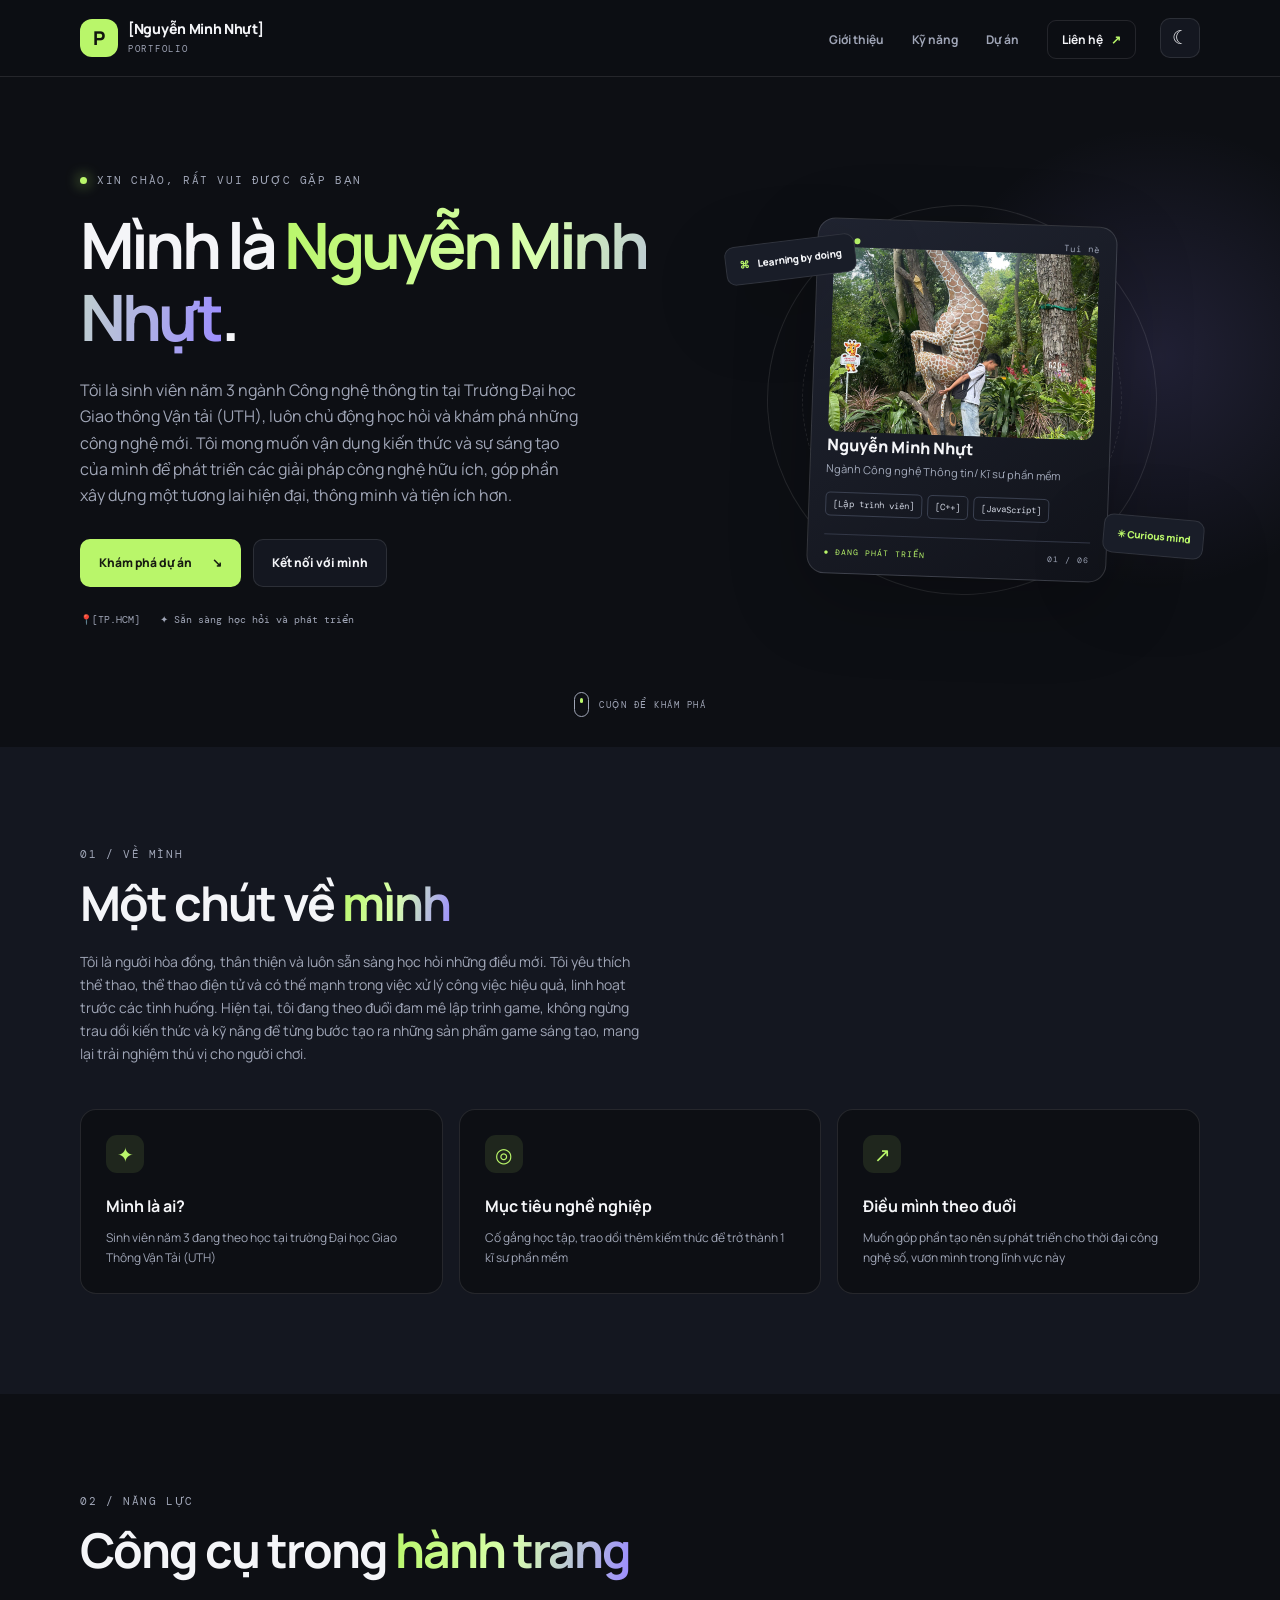
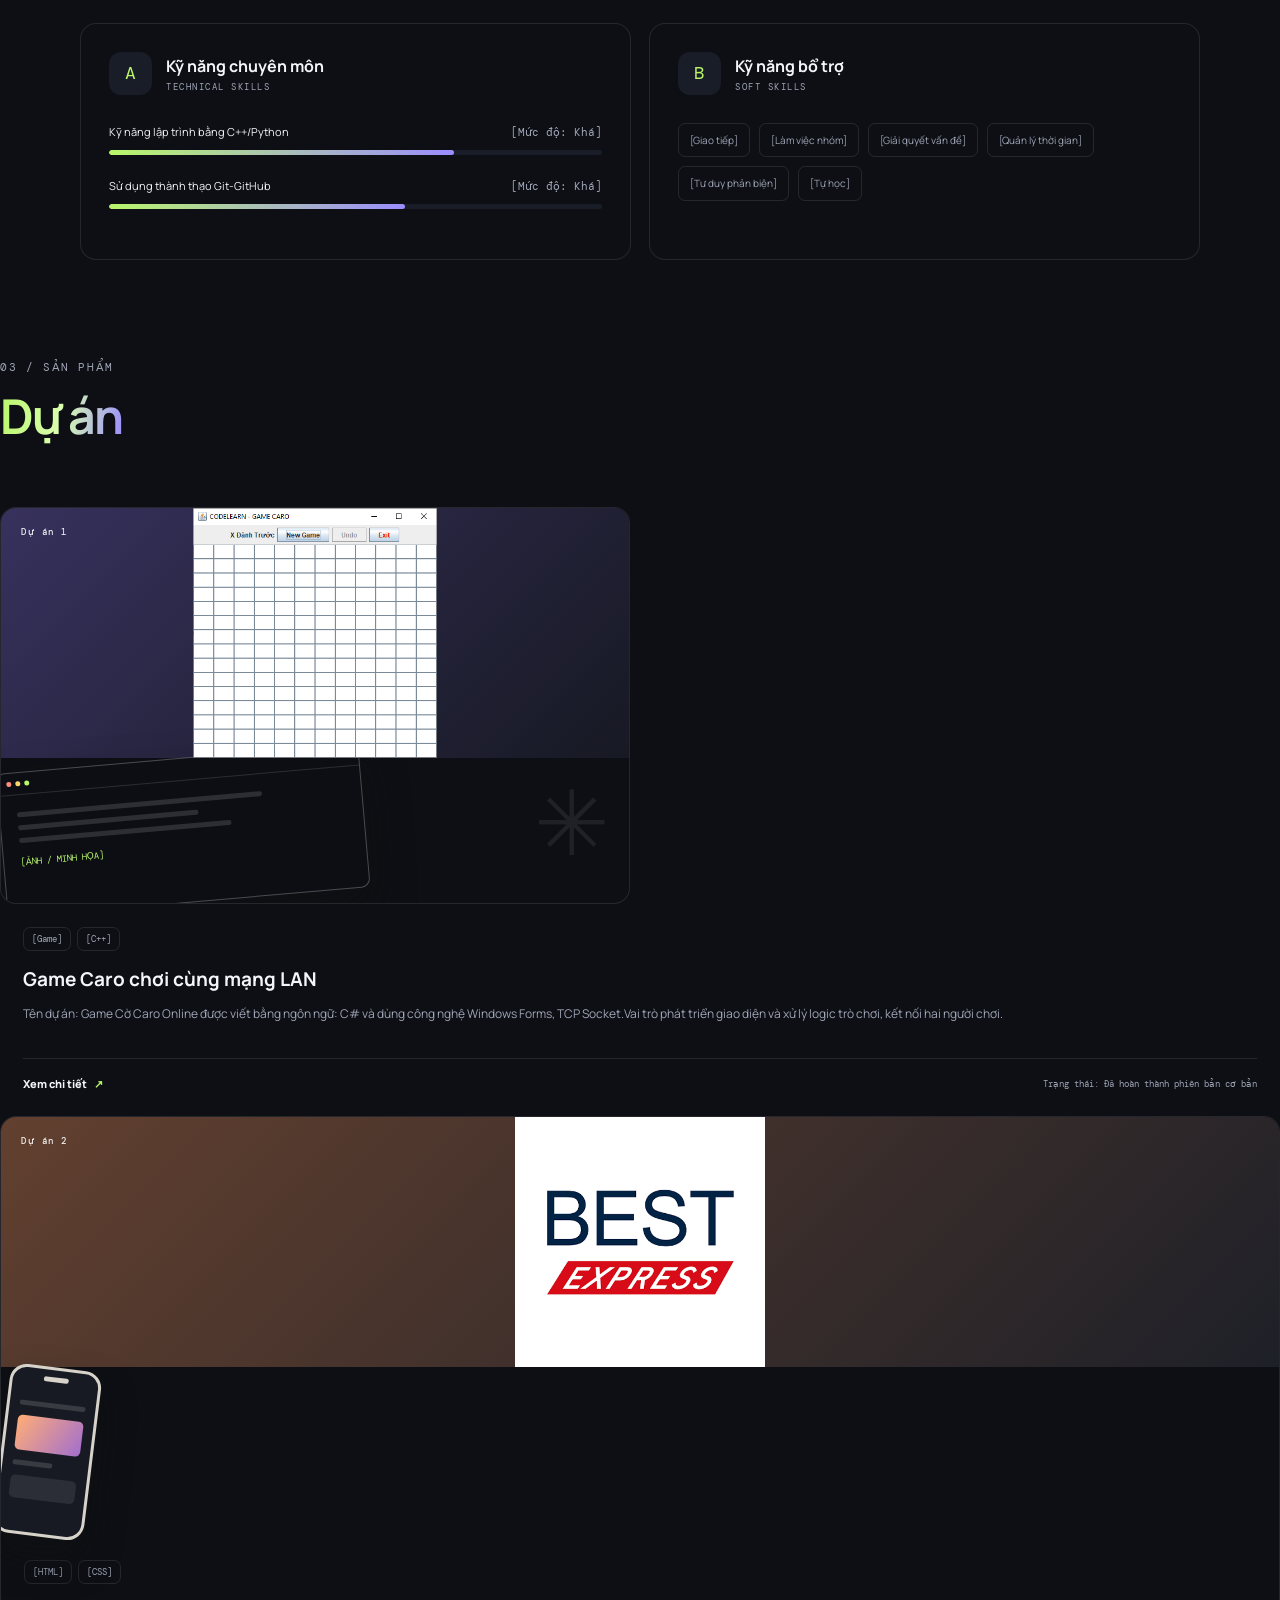
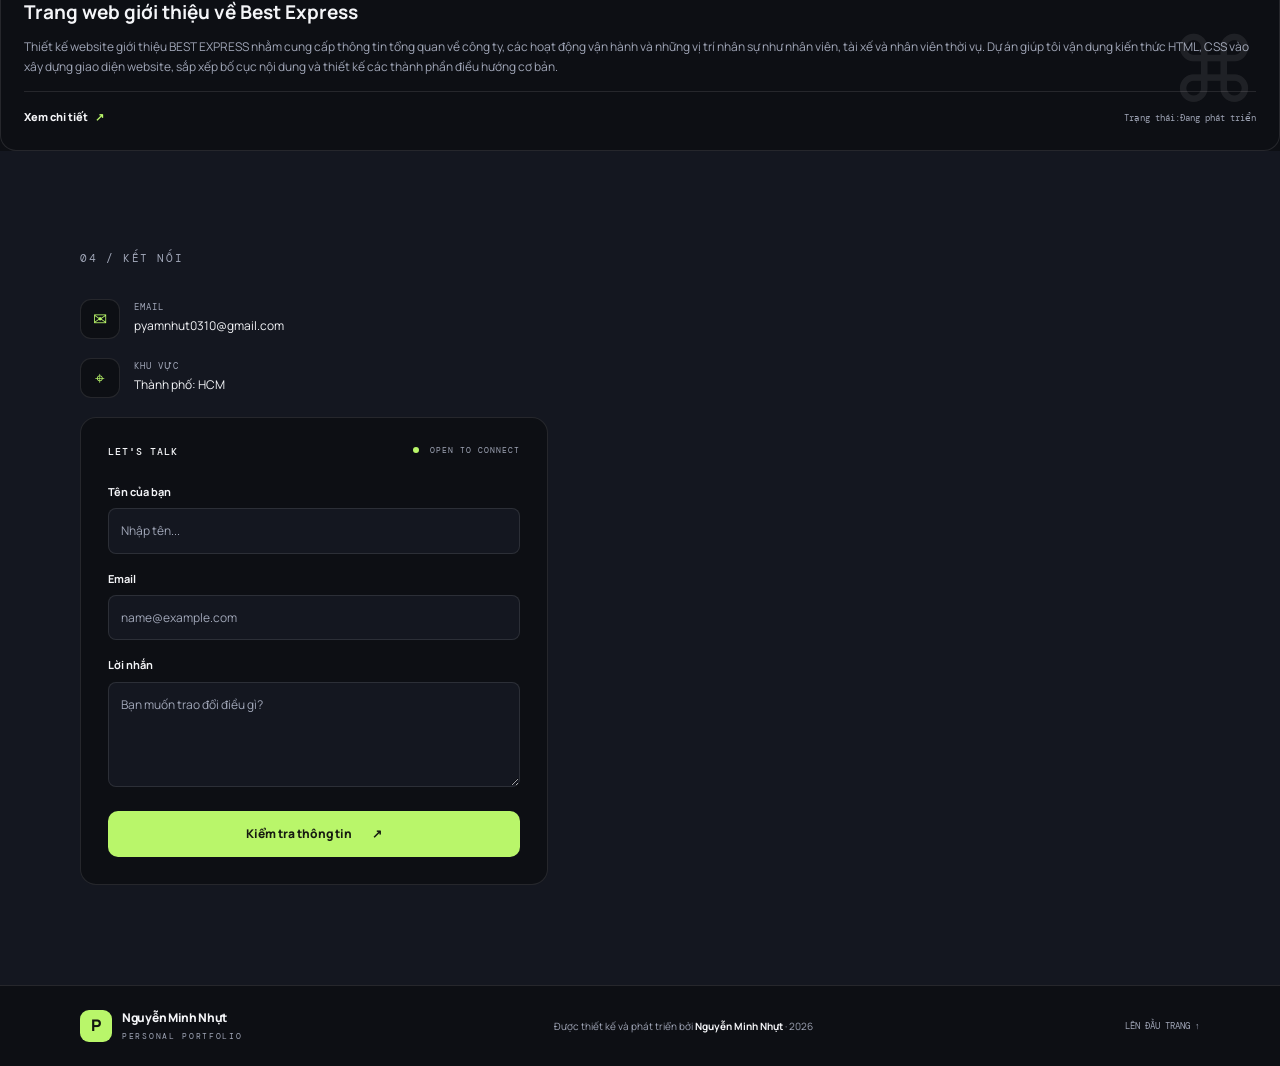
<file: index.html>
<!DOCTYPE html>
<html lang="vi">
<head>
  <meta charset="UTF-8">
  <meta name="viewport" content="width=device-width, initial-scale=1.0">
  <meta name="description" content="Portfolio cá nhân — giới thiệu bản thân, kỹ năng và dự án.">
  <title>Portfolio cá nhân | [Nguyễn Minh Nhựt]</title>
  <link rel="stylesheet" href="css/style.css">
  <script src="js/script.js" defer></script>
</head>
<body>
  <a class="skip-link" href="#main">Bỏ qua điều hướng</a>
  <header class="site-header">
    <nav class="navbar container" aria-label="Điều hướng chính">
      <a class="brand" href="#home" aria-label="Về đầu trang"><span class="brand-mark">P</span><span>[Nguyễn Minh Nhựt]<small>PORTFOLIO</small></span></a>
      <button class="menu-toggle" id="menuToggle" aria-label="Mở menu" aria-expanded="false" aria-controls="navLinks"><span></span><span></span><span></span></button>
      <ul class="nav-links" id="navLinks">
        <li><a href="#about">Giới thiệu</a></li>
        <li><a href="#skills">Kỹ năng</a></li>
        <li><a href="#projects">Dự án</a></li>
        <li><a href="#contact" class="nav-cta">Liên hệ <span aria-hidden="true">↗</span></a></li>
      </ul>
      <button class="theme-toggle" id="themeToggle" type="button" aria-label="Bật hoặc tắt giao diện tối" title="Đổi giao diện">☾</button>
    </nav>
  </header>

  <main id="main">
    <section class="hero section" id="home">
      <div class="container hero-grid">
        <div class="hero-copy reveal">
          <p class="eyebrow"><span class="status-dot"></span> XIN CHÀO, RẤT VUI ĐƯỢC GẶP BẠN</p>
          <h1>Mình là <span class="gradient-text">Nguyễn Minh Nhựt</span>.<br><span></span></h1>
          <p class="hero-description">Tôi là sinh viên năm 3 ngành Công nghệ thông tin tại Trường Đại học Giao thông Vận tải (UTH), luôn chủ động học hỏi và khám phá những công nghệ mới. Tôi mong muốn vận dụng kiến thức và sự sáng tạo của mình để phát triển các giải pháp công nghệ hữu ích, góp phần xây dựng một tương lai hiện đại, thông minh và tiện ích hơn.</p>
          <div class="hero-actions">
            <a class="button button-primary" href="#projects">Khám phá dự án <span aria-hidden="true">↘</span></a>
            <a class="button button-secondary" href="#contact">Kết nối với mình</a>
          </div>
          <div class="hero-meta"><span>📍[TP.HCM]</span><span>✦ Sẵn sàng học hỏi và phát triển</span></div>
        </div>
        <div class="hero-visual reveal">
          <div class="visual-orbit orbit-one"></div><div class="visual-orbit orbit-two"></div>
          <div class="profile-card">
            <div class="profile-top"><span class="window-dots"><i></i><i></i><i></i></span><span>Tui nè</span></div>
            <img
  class="avatar-image"
  src="images/avatar.jpg"
  alt="Ảnh đại diện của tôi"
>
            <p class="profile-name">Nguyễn Minh Nhựt</p>
            <p class="profile-role">Ngành Công nghệ Thông tin/ Kĩ sư phần mềm</p>
            <div class="profile-tags"><span>[Lập trình viên]</span><span>[C++]</span><span>[JavaScript]</span></div>
            <div class="profile-bottom"><span>● ĐANG PHÁT TRIỂN</span><span>01 / 06</span></div>
          </div>
          <div class="floating-chip chip-code"><span>⌘</span> Learning by doing</div>
          <div class="floating-chip chip-star">✳ Curious mind</div>
        </div>
      </div>
      <a class="scroll-cue" href="#about"><span></span> CUỘN ĐỂ KHÁM PHÁ</a>
    </section>

    <section class="section section-muted" id="about">
      <div class="container">
        <div class="section-heading reveal"><p class="eyebrow">01 / VỀ MÌNH</p><h2>Một chút về <span class="gradient-text">mình</span></h2><p>Tôi là người hòa đồng, thân thiện và luôn sẵn sàng học hỏi những điều mới. Tôi yêu thích thể thao, thể thao điện tử và có thế mạnh trong việc xử lý công việc hiệu quả, linh hoạt trước các tình huống. Hiện tại, tôi đang theo đuổi đam mê lập trình game, không ngừng trau dồi kiến thức và kỹ năng để từng bước tạo ra những sản phẩm game sáng tạo, mang lại trải nghiệm thú vị cho người chơi.</p></div>
        <div class="about-grid">
          <article class="info-card reveal"><span class="card-icon">✦</span><h3>Mình là ai?</h3><p>Sinh viên năm 3 đang theo học tại trường Đại học Giao Thông Vận Tải (UTH)</p></article>
          <article class="info-card reveal"><span class="card-icon">◎</span><h3>Mục tiêu nghề nghiệp</h3><p>Cố gắng học tập, trao dồi thêm kiếm thức để trở thành 1 kĩ sư phần mềm</p></article>
          <article class="info-card reveal"><span class="card-icon">↗</span><h3>Điều mình theo đuổi</h3><p>Muốn góp phần tạo nên sự phát triển cho thời đại công nghệ số, vươn mình trong lĩnh vực này</p></article>
        </div>
      </div>
    </section>

    <section class="section" id="skills">
      <div class="container">
        <div class="section-heading reveal"><p class="eyebrow">02 / NĂNG LỰC</p><h2>Công cụ trong <span class="gradient-text">hành trang</span></h2><p></p></div>
        <div class="skills-layout">
          <article class="panel reveal"><div class="panel-heading"><span class="panel-number">A</span><div><h3>Kỹ năng chuyên môn</h3><p>TECHNICAL SKILLS</p></div></div>
            <div class="skill-item"><div class="skill-label"><span>Kỹ năng lập trình bằng C++/Python</span><span>[Mức độ: Khá]</span></div><div class="skill-track"><span style="width: 70%"></span></div></div>
            <div class="skill-item"><div class="skill-label"><span>Sử dụng thành thạo Git-GitHub</span><span>[Mức độ: Khá]</span></div><div class="skill-track"><span style="width: 60%"></span></div></div>
          </article>
          <article class="panel reveal"><div class="panel-heading"><span class="panel-number">B</span><div><h3>Kỹ năng bổ trợ</h3><p>SOFT SKILLS</p></div></div>
            <div class="skill-pills"><span>[Giao tiếp]</span><span>[Làm việc nhóm]</span><span>[Giải quyết vấn đề]</span><span>[Quản lý thời gian]</span><span>[Tư duy phản biện]</span><span>[Tự học]</span></div>
          </article>
        </div>
      </div>
    </section>
<div class="section-heading section-heading-row reveal"><div><p class="eyebrow">03 / SẢN PHẨM</p><h2> <span class="gradient-text">Dự án</span></h2></div></div>
    <div class="projects-grid" id="projectsGrid">

      <article class="project-card reveal" data-category="web">
        <div class="project-cover cover-purple"><span class="cover-index">Dự án 1</span><img src="images/Caro.png" alt="Game Caro"></div>
          <span class="cover-index">Dự án 1</span>
          <div class="mock-window">
            <div class="mock-bar"><i></i><i></i><i></i></div>
            <div class="mock-content">
              <span></span><span></span><span></span>
              <b>[ẢNH / MINH HỌA]</b>
            </div>
          </div>
          <span class="cover-symbol">✳</span>
        </div>
        <div class="project-info">
          <div class="project-tags"><span>[Game]</span><span>[C++]</span></div>
          <h3>Game Caro chơi cùng mạng LAN</h3>
          <p>Tên dự án: Game Cờ Caro Online được viết bằng ngôn ngữ: C# và dùng công nghệ Windows Forms, TCP Socket.Vai trò phát triển giao diện và xử lý logic trò chơi, kết nối hai người chơi.</p>
          <div class="project-links">
            <a href="#contact">Xem chi tiết <span>↗</span></a>
            <span class="project-status">Trạng thái: Đã hoàn thành phiên bản cơ bản</span>
          </div>
        </div>
      </article>

      <article class="project-card reveal" data-category="app">
<div class="project-cover cover-orange"><span class="cover-index">Dự án 2</span><img src="images/Best express.png" alt="Website BEST EXPRESS"></div>
          <span class="cover-index">Dự án 2</span>
          <div class="mock-phone">
            <div class="phone-notch"></div>
            <div class="phone-line"></div>
            <div class="phone-block"></div>
            <div class="phone-line short"></div>
            <div class="phone-block small"></div>
          </div>
          <span class="cover-symbol">⌘</span>
        </div>
        <div class="project-info">
          <div class="project-tags"><span>[HTML]</span><span>[CSS]</span></div>
          <h3>Trang web giới thiệu về Best Express</h3>
          <p>Thiết kế website giới thiệu BEST EXPRESS nhằm cung cấp thông tin tổng quan về công ty, các hoạt động vận hành và những vị trí nhân sự như nhân viên, tài xế và nhân viên thời vụ. Dự án giúp tôi vận dụng kiến thức HTML, CSS vào xây dựng giao diện website, sắp xếp bố cục nội dung và thiết kế các thành phần điều hướng cơ bản.</p>
          <div class="project-links">
            <a href="#contact">Xem chi tiết <span>↗</span></a>
            <span class="project-status">Trạng thái:Đang phát triển</span>
          </div>
        </div>
      </article>

    </div>
  </div>
</section>

    <section class="section contact-section section-muted" id="contact">
      <div class="container contact-grid">
        <div class="contact-copy reveal"><p class="eyebrow">04 / KẾT NỐI</p><div class="contact-details"><p><span>✉</span><span><small>EMAIL</small>pyamnhut0310@gmail.com</span></p><p><span>⌖</span><span><small>KHU VỰC</small>Thành phố: HCM</span></p>
        <form class="contact-form reveal" id="contactForm" novalidate><div class="form-heading"><span>LET'S TALK</span><span class="form-status"><i></i> OPEN TO CONNECT</span></div>
          <label for="visitorName">Tên của bạn</label><input id="visitorName" name="name" type="text" placeholder="Nhập tên..." required>
          <label for="visitorEmail">Email</label><input id="visitorEmail" name="email" type="email" placeholder="name@example.com" required>
          <label for="visitorMessage">Lời nhắn</label><textarea id="visitorMessage" name="message" rows="4" placeholder="Bạn muốn trao đổi điều gì?" required></textarea>
          <button class="button button-primary form-submit" type="submit">Kiểm tra thông tin <span>↗</span></button><p class="form-feedback" id="formFeedback" aria-live="polite"></p>
        </form>
      </div>
    </section>
  </main>

  <footer class="site-footer"><div class="container footer-inner"><a class="brand footer-brand" href="#home"><span class="brand-mark">P</span><span>Nguyễn Minh Nhựt<small>PERSONAL PORTFOLIO</small></span></a><p>Được thiết kế và phát triển bởi <strong>Nguyễn Minh Nhựt</strong> · 2026</p><a class="back-top" href="#home">LÊN ĐẦU TRANG ↑</a></div></footer>
</body>
</html>
</file>
<file: css/style.css>
@import url('https://fonts.googleapis.com/css2?family=DM+Mono:wght@400;500&family=Manrope:wght@400;500;600;700;800&display=swap');

:root{--bg:#0d0f14;--surface:#141720;--surface2:#191d28;--text:#f4f5f8;--muted:#a0a6b7;--line:rgba(255,255,255,.1);--accent:#b9f66a;--accent2:#9b8cff;--orange:#ffad76;--shadow:0 24px 80px rgba(0,0,0,.22);color-scheme:dark}
*{box-sizing:border-box}html{scroll-behavior:smooth;scroll-padding-top:90px}body{margin:0;background:var(--bg);color:var(--text);font-family:Manrope,Arial,sans-serif;line-height:1.65}body.light-theme{--bg:#f5f6f1;--surface:#fff;--surface2:#edf0e8;--text:#171a20;--muted:#646b76;--line:rgba(20,24,30,.12);--shadow:0 24px 80px rgba(20,24,30,.09);color-scheme:light}a{color:inherit;text-decoration:none}button,input,textarea{font:inherit}button{cursor:pointer}.container{width:min(1120px,calc(100% - 48px));margin:auto}.skip-link{position:absolute;left:-999px;top:8px;background:var(--accent);color:#111;padding:10px;z-index:100}.skip-link:focus{left:8px}.site-header{position:sticky;top:0;z-index:50;background:color-mix(in srgb,var(--bg) 86%,transparent);backdrop-filter:blur(18px);border-bottom:1px solid var(--line)}.navbar{height:76px;display:flex;align-items:center;gap:24px}.brand{display:flex;align-items:center;gap:10px;font-weight:800;font-size:14px;line-height:1.2;letter-spacing:-.3px}.brand small{display:block;margin-top:5px;color:var(--muted);font:9px 'DM Mono',monospace;letter-spacing:1.7px}.brand-mark{display:grid;place-items:center;width:38px;height:38px;background:var(--accent);color:#12150f;border-radius:12px;font-size:19px;font-weight:800}.nav-links{display:flex;align-items:center;gap:28px;list-style:none;margin:0 0 0 auto;padding:0}.nav-links a{font-size:12px;color:var(--muted);font-weight:700;transition:color .2s}.nav-links a:hover,.nav-links a:focus-visible{color:var(--accent)}.nav-links .nav-cta{padding:10px 14px;border:1px solid var(--line);border-radius:9px;color:var(--text)}.nav-cta span{color:var(--accent);margin-left:6px}.theme-toggle,.menu-toggle{border:1px solid var(--line);background:var(--surface);color:var(--text);border-radius:10px;width:40px;height:40px}.theme-toggle{font-size:19px}.menu-toggle{display:none;padding:10px}.menu-toggle span{display:block;height:2px;background:var(--text);margin:4px 0;border-radius:2px}.section{padding:100px 0;position:relative}.hero{min-height:670px;display:flex;align-items:center;overflow:hidden;padding-top:85px;padding-bottom:110px}.hero:before{content:"";position:absolute;width:480px;height:480px;right:-120px;top:40px;background:radial-gradient(circle,rgba(155,140,255,.14),transparent 68%);pointer-events:none}.hero-grid{display:grid;grid-template-columns:1.1fr .9fr;gap:64px;align-items:center}.eyebrow{font:11px 'DM Mono',monospace;letter-spacing:1.6px;color:var(--muted);display:flex;align-items:center;gap:10px;margin:0 0 22px}.status-dot{width:7px;height:7px;background:var(--accent);border-radius:50%;box-shadow:0 0 14px var(--accent)}h1,h2,h3,p{margin-top:0}h1{font-size:clamp(42px,5vw,68px);letter-spacing:-3.8px;line-height:1.12;margin-bottom:24px}h2{font-size:clamp(32px,4vw,48px);line-height:1.18;letter-spacing:-2px;margin-bottom:18px}.gradient-text{background:linear-gradient(100deg,var(--accent),#d9ffad 50%,var(--accent2));-webkit-background-clip:text;background-clip:text;color:transparent}.headline-light{color:var(--muted);font-weight:500}.hero-description,.section-heading>p:last-child,.contact-copy>p:not(.eyebrow){max-width:570px;color:var(--muted);font-size:14px}.hero-description{font-size:16px;max-width:500px}.hero-actions{display:flex;gap:12px;flex-wrap:wrap;margin:30px 0 26px}.button{display:inline-flex;align-items:center;justify-content:center;gap:20px;padding:13px 18px;border-radius:10px;font-size:12px;font-weight:800;border:1px solid transparent;transition:transform .2s,background .2s,border-color .2s}.button:hover{transform:translateY(-3px)}.button-primary{background:var(--accent);color:#171b11}.button-primary:hover{background:#d0ff98}.button-secondary{border-color:var(--line);background:var(--surface);color:var(--text)}.hero-meta{display:flex;gap:20px;flex-wrap:wrap;color:var(--muted);font:10px 'DM Mono',monospace}.hero-visual{min-height:420px;display:grid;place-items:center;position:relative}.visual-orbit{position:absolute;border:1px solid var(--line);border-radius:50%;aspect-ratio:1}.orbit-one{width:390px;transform:rotate(-25deg)}.orbit-two{width:320px;border-style:dashed;transform:rotate(35deg)}.profile-card{width:min(300px,85%);position:relative;z-index:1;padding:16px;border:1px solid rgba(255,255,255,.14);border-radius:18px;background:linear-gradient(145deg,#202431,#11131a);box-shadow:var(--shadow);transform:rotate(2deg);color:#f4f5f8}.profile-top,.profile-bottom{display:flex;justify-content:space-between;align-items:center;color:#9ea5b7;font:9px 'DM Mono',monospace;letter-spacing:1px}.window-dots{display:flex;gap:4px}.window-dots i,.mock-bar i{width:6px;height:6px;border-radius:50%;background:#ff8c7a}.window-dots i:nth-child(2),.mock-bar i:nth-child(2){background:#f9d66b}.window-dots i:nth-child(3),.mock-bar i:nth-child(3){background:#b9f66a}.avatar-placeholder{height:185px;margin:17px 0 14px;border-radius:12px;display:grid;place-items:center;text-align:center;position:relative;overflow:hidden;background:radial-gradient(circle at 70% 20%,rgba(185,246,106,.5),transparent 30%),linear-gradient(135deg,#44406d,#25283b 60%,#151821);border:1px dashed rgba(255,255,255,.3);color:#d5d8e2;font:11px 'DM Mono',monospace;letter-spacing:2px}.avatar-placeholder b{position:absolute;right:12px;bottom:12px;background:var(--accent);color:#141710;border-radius:50%;width:25px;height:25px;display:grid;place-items:center;font-size:18px}.profile-name{font-weight:800;margin-bottom:2px}.profile-role{font-size:11px;color:#a5acbd;margin-bottom:13px}.profile-tags{display:flex;gap:5px;flex-wrap:wrap;margin-bottom:18px}.profile-tags span{font:9px 'DM Mono',monospace;padding:5px 7px;border:1px solid #3a4050;border-radius:5px;color:#d0d5e1}.profile-bottom{padding-top:12px;border-top:1px solid #333847;font-size:8px}.profile-bottom span:first-child{color:var(--accent)}.floating-chip{position:absolute;z-index:2;padding:10px 13px;border-radius:10px;background:var(--surface2);border:1px solid var(--line);box-shadow:var(--shadow);font-size:10px;font-weight:800}.chip-code{top:50px;left:0;transform:rotate(-7deg)}.chip-code span{color:var(--accent);margin-right:6px}.chip-star{bottom:54px;right:-4px;transform:rotate(5deg);color:var(--accent)}.scroll-cue{position:absolute;bottom:30px;left:50%;transform:translateX(-50%);display:flex;align-items:center;gap:10px;font:9px 'DM Mono',monospace;letter-spacing:1.5px;color:var(--muted)}.scroll-cue span{height:25px;width:15px;border:1px solid var(--muted);border-radius:10px;position:relative}.scroll-cue span:after{content:"";position:absolute;width:3px;height:5px;background:var(--accent);top:5px;left:5px;border-radius:3px;animation:scroll 1.5s infinite}.section-muted{background:var(--surface)}.section-heading{max-width:700px;margin-bottom:44px}.section-heading .eyebrow{margin-bottom:14px}.section-heading>p:last-child{margin-bottom:0}.about-grid{display:grid;grid-template-columns:repeat(3,1fr);gap:16px}.info-card,.panel,.project-card,.contact-form{background:var(--bg);border:1px solid var(--line);border-radius:16px}.info-card{padding:25px;transition:transform .25s,border-color .25s}.info-card:hover,.project-card:hover{transform:translateY(-5px);border-color:rgba(185,246,106,.4)}.card-icon{width:38px;height:38px;border-radius:11px;background:rgba(185,246,106,.1);color:var(--accent);display:grid;place-items:center;font-size:20px;margin-bottom:20px}.info-card h3,.panel h3,.cert-row h3{font-size:16px;margin-bottom:9px}.info-card p,.panel p,.cert-row p{font-size:12px;color:var(--muted);margin-bottom:0}.skills-layout{display:grid;grid-template-columns:1fr 1fr;gap:18px}.panel{padding:28px}.panel-heading{display:flex;gap:14px;align-items:center;margin-bottom:28px}.panel-heading h3{margin:0 0 2px}.panel-heading p{font:9px 'DM Mono',monospace;letter-spacing:1.5px}.panel-number{width:43px;height:43px;display:grid;place-items:center;background:var(--surface2);border-radius:12px;color:var(--accent);font:18px 'DM Mono',monospace}.skill-item{margin:22px 0}.skill-label{display:flex;justify-content:space-between;gap:12px;font-size:11px;margin-bottom:9px}.skill-label span:last-child{color:var(--muted);font-family:'DM Mono',monospace}.skill-track{height:5px;border-radius:9px;background:var(--surface2);overflow:hidden}.skill-track span{height:100%;display:block;background:linear-gradient(90deg,var(--accent),var(--accent2));border-radius:9px;transform-origin:left;animation:grow 1.2s ease both}.skill-pills{display:flex;flex-wrap:wrap;gap:9px;margin:22px 0 28px}.skill-pills span,.project-tags span{padding:8px 11px;border:1px solid var(--line);border-radius:7px;color:var(--muted);font-size:10px}.note-box{display:flex;align-items:flex-start;gap:12px;padding:15px;background:var(--surface);border-radius:10px}.note-box>span{color:var(--accent);font-size:18px}.note-box p{font-size:11px}.note-box strong{color:var(--text)}.timeline{max-width:850px;margin-left:7px;border-left:1px solid var(--line);padding:0 0 0 30px}.timeline-item{position:relative;display:grid;grid-template-columns:160px 1fr;gap:25px;padding:0 0 36px}.timeline-marker{position:absolute;width:11px;height:11px;background:var(--accent);border:3px solid var(--surface);box-shadow:0 0 0 1px var(--accent);border-radius:50%;left:-36px;top:5px}.timeline-date{font:10px 'DM Mono',monospace;color:var(--muted);padding-top:2px}.timeline-content{padding-bottom:25px;border-bottom:1px solid var(--line)}.timeline-type{font:9px 'DM Mono',monospace;letter-spacing:1.5px;color:var(--accent)}.timeline-content h3{font-size:16px;margin:8px 0}.timeline-content p{font-size:12px;color:var(--muted);margin-bottom:0}.cert-row{display:flex;justify-content:space-between;align-items:center;gap:20px;padding:24px;margin-top:8px;border:1px solid var(--line);border-radius:14px;background:var(--bg)}.cert-row>div{display:grid;grid-template-columns:38px 1fr;column-gap:15px}.cert-row .card-icon{grid-row:span 2;margin:0}.cert-row h3{margin:0 0 5px}.cert-arrow{font-size:25px;color:var(--accent)}.section-heading-row{display:flex;justify-content:space-between;align-items:end;gap:24px;max-width:none}.project-filters{display:flex;gap:6px;padding:5px;border:1px solid var(--line);border-radius:10px;background:var(--surface);flex-shrink:0}.filter-btn{border:0;background:transparent;color:var(--muted);padding:8px 12px;border-radius:7px;font-size:10px;font-weight:800}.filter-btn.active,.filter-btn:hover{background:var(--accent);color:#15190f}.projects-grid{display:grid;grid-template-columns:repeat(2,1fr);gap:20px}.project-card{overflow:hidden;transition:transform .25s,border-color .25s}.project-card.hidden{display:none}.project-cover{height:250px;position:relative;overflow:hidden;display:grid;place-items:center}.cover-purple{background:linear-gradient(135deg,#37315d,#171923)}.cover-orange{background:linear-gradient(135deg,#62402f,#1e2028)}.cover-index{position:absolute;top:18px;left:20px;font:9px 'DM Mono',monospace;letter-spacing:1.5px;color:rgba(255,255,255,.7)}.cover-symbol{position:absolute;right:20px;bottom:7px;font-size:90px;color:rgba(255,255,255,.08)}.mock-window{width:58%;height:145px;border-radius:9px;border:1px solid rgba(255,255,255,.25);background:rgba(13,15,20,.75);transform:rotate(-5deg);box-shadow:0 20px 40px #1118;overflow:hidden}.mock-bar{height:22px;border-bottom:1px solid #ffffff20;display:flex;align-items:center;gap:4px;padding:0 9px}.mock-bar i{width:5px;height:5px}.mock-content{padding:17px;display:grid;gap:8px}.mock-content span{height:5px;width:75%;background:#ffffff22;border-radius:4px}.mock-content span:nth-child(2){width:55%}.mock-content span:nth-child(3){width:65%}.mock-content b{font:9px 'DM Mono',monospace;color:var(--accent);margin-top:5px}.mock-phone{width:92px;height:170px;border:3px solid #d7d3cb;border-radius:17px;background:#171a23;transform:rotate(7deg);padding:23px 10px 10px;box-shadow:0 20px 35px #1118;position:relative}.phone-notch{position:absolute;top:7px;left:31px;width:25px;height:5px;border-radius:4px;background:#d7d3cb}.phone-line{height:5px;width:100%;background:#ffffff25;border-radius:4px;margin:10px 0}.phone-line.short{width:60%}.phone-block{height:35px;border-radius:5px;background:linear-gradient(120deg,var(--orange),#a36fce)}.phone-block.small{height:23px;background:#ffffff16}.project-info{padding:23px}.project-tags{display:flex;gap:6px;margin-bottom:13px}.project-tags span{font:9px 'DM Mono',monospace;padding:5px 8px}.project-info h3{font-size:19px;margin-bottom:9px}.project-info>p{font-size:12px;color:var(--muted);min-height:42px}.project-links{display:flex;align-items:center;justify-content:space-between;gap:12px;padding-top:16px;border-top:1px solid var(--line)}.project-links a{font-size:11px;font-weight:800}.project-links a span{color:var(--accent);margin-left:5px}.project-status{font:9px 'DM Mono',monospace;color:var(--muted)}.projects-hint{margin:18px 0 0;color:var(--muted);font-size:10px}.contact-grid{display:grid;grid-template-columns:.9fr 1.1fr;gap:80px;align-items:start}.contact-copy h2{max-width:430px}.contact-copy>p:not(.eyebrow){font-size:13px}.contact-details{display:grid;gap:19px;margin-top:34px}.contact-details p{display:flex;align-items:center;gap:14px;margin:0;font-size:12px}.contact-details p>span:first-child{width:40px;height:40px;display:grid;place-items:center;background:var(--bg);border:1px solid var(--line);border-radius:11px;color:var(--accent);font-size:17px}.contact-details small{display:block;font:9px 'DM Mono',monospace;color:var(--muted);letter-spacing:1px;margin-bottom:3px}.contact-form{padding:27px;background:var(--bg)}.form-heading{display:flex;justify-content:space-between;gap:12px;margin-bottom:25px;font:10px 'DM Mono',monospace;letter-spacing:1px}.form-heading>span:first-child{font-weight:500}.form-status{font-size:8px;color:var(--muted)}.form-status i{display:inline-block;width:6px;height:6px;background:var(--accent);border-radius:50%;margin-right:5px}.contact-form label{display:block;font-size:11px;font-weight:700;margin:16px 0 7px}.contact-form input,.contact-form textarea{width:100%;background:var(--surface);border:1px solid var(--line);border-radius:8px;padding:12px;color:var(--text);font-size:12px;outline:none;resize:vertical;transition:border-color .2s}.contact-form input:focus,.contact-form textarea:focus{border-color:var(--accent)}.contact-form input::placeholder,.contact-form textarea::placeholder{color:var(--muted)}.form-submit{width:100%;margin-top:17px;border:0}.form-feedback{font-size:10px;color:var(--muted);margin:13px 0 0}.form-feedback.success{color:var(--accent)}.form-feedback.error{color:#ff9c91}.site-footer{border-top:1px solid var(--line);padding:24px 0}.footer-inner{display:flex;align-items:center;justify-content:space-between;gap:20px}.footer-inner>p{font-size:10px;color:var(--muted);margin:0}.footer-inner>p strong{color:var(--text)}.footer-brand .brand-mark{width:32px;height:32px;border-radius:9px;font-size:16px}.footer-brand{font-size:12px}.footer-brand small{font-size:8px}.back-top{font:9px 'DM Mono',monospace;color:var(--muted)}.back-top:hover{color:var(--accent)}.reveal{opacity:0;transform:translateY(18px);transition:opacity .7s ease,transform .7s ease}.reveal.visible{opacity:1;transform:translateY(0)}@keyframes scroll{0%{transform:translateY(0);opacity:1}100%{transform:translateY(8px);opacity:0}}@keyframes grow{from{transform:scaleX(0)}to{transform:scaleX(1)}}
@media(max-width:900px){.hero-grid{gap:30px}.hero-visual{transform:scale(.9)}.nav-links{gap:16px}.contact-grid{gap:35px}.section{padding:80px 0}.hero{padding-top:65px}.section-heading-row{align-items:start;flex-direction:column}.project-filters{align-self:flex-start}}
@media(max-width:700px){.container{width:min(100% - 32px,560px)}.navbar{height:68px;gap:10px}.brand{margin-right:auto}.menu-toggle{display:block;order:2}.theme-toggle{order:3}.nav-links{display:none;position:absolute;top:68px;left:0;right:0;padding:18px 24px 24px;background:var(--bg);border-bottom:1px solid var(--line);flex-direction:column;align-items:stretch;gap:0}.nav-links.open{display:flex}.nav-links li a{display:block;padding:13px 5px}.nav-links .nav-cta{margin-top:6px;text-align:center}.hero{min-height:auto;padding:75px 0 90px}.hero-grid{grid-template-columns:1fr;gap:15px}.hero-copy{position:relative;z-index:2}h1{font-size:clamp(40px,12vw,58px);letter-spacing:-2.7px}.hero-visual{min-height:380px;transform:none}.orbit-one{width:330px}.orbit-two{width:270px}.chip-code{left:2px;top:30px}.chip-star{right:0;bottom:25px}.scroll-cue{bottom:20px}.section{padding:72px 0}.about-grid,.skills-layout,.projects-grid,.contact-grid{grid-template-columns:1fr}.about-grid{gap:12px}.info-card{padding:21px}.panel{padding:22px}.timeline{padding-left:23px}.timeline-item{grid-template-columns:1fr;gap:8px;padding-bottom:28px}.timeline-marker{left:-29px}.timeline-content{padding-bottom:20px}.cert-row{padding:18px}.project-cover{height:225px}.contact-grid{gap:38px}.contact-form{padding:21px}.footer-inner{flex-wrap:wrap}.footer-inner>p{order:3;width:100%}.back-top{margin-left:auto}}
@media(prefers-reduced-motion:reduce){*,*::before,*::after{scroll-behavior:auto!important;animation-duration:.01ms!important;animation-iteration-count:1!important;transition-duration:.01ms!important}.reveal{opacity:1;transform:none}}
.avatar-image {
    display: block;
    width: 100%;
    height: 185px;
    object-fit: cover;
    border-radius: 12px;
}
.project-cover {
    position: relative;
    overflow: hidden;
}

.project-cover img {
    display: block;
    width: 100%;
    height: 100%;
    object-fit: contain;
    position: absolute;
    inset: 0;
    z-index: 1;
}

.project-cover .cover-index {
    position: absolute;
    z-index: 2;
}
</file>
